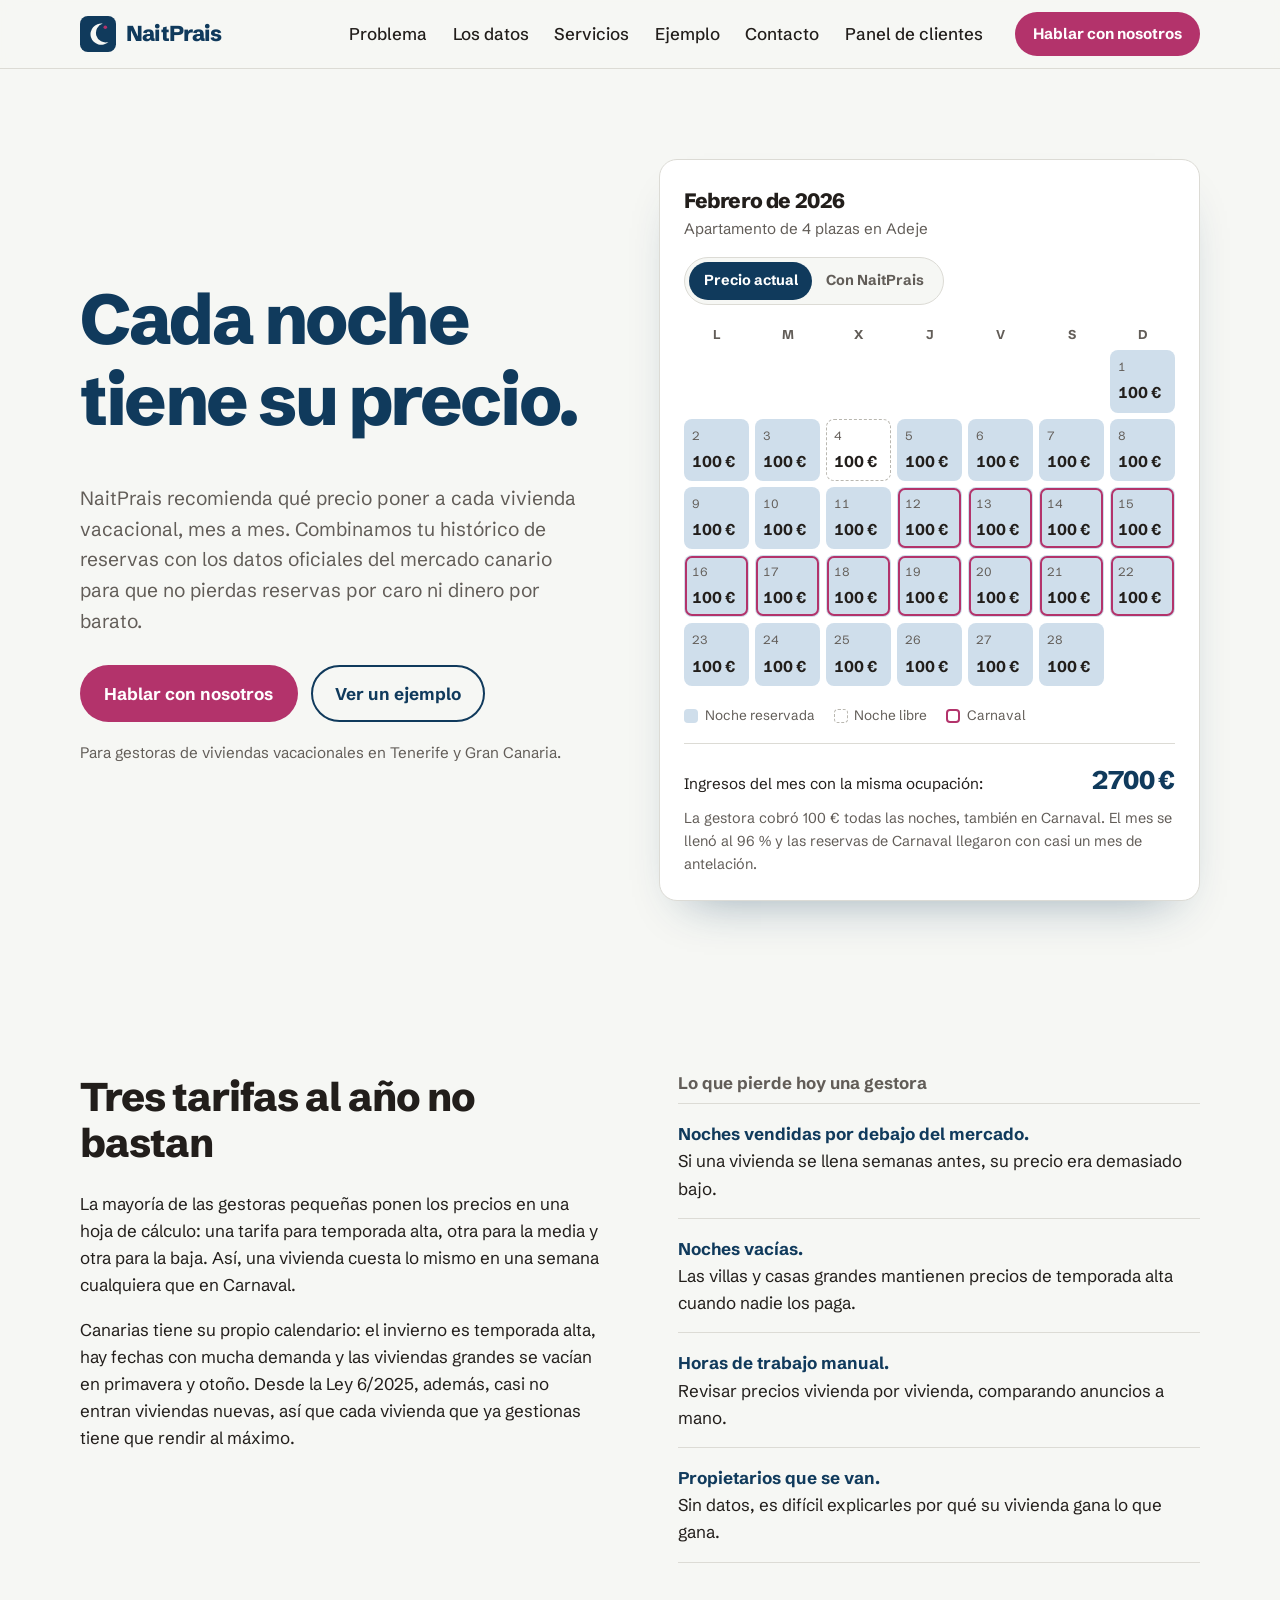
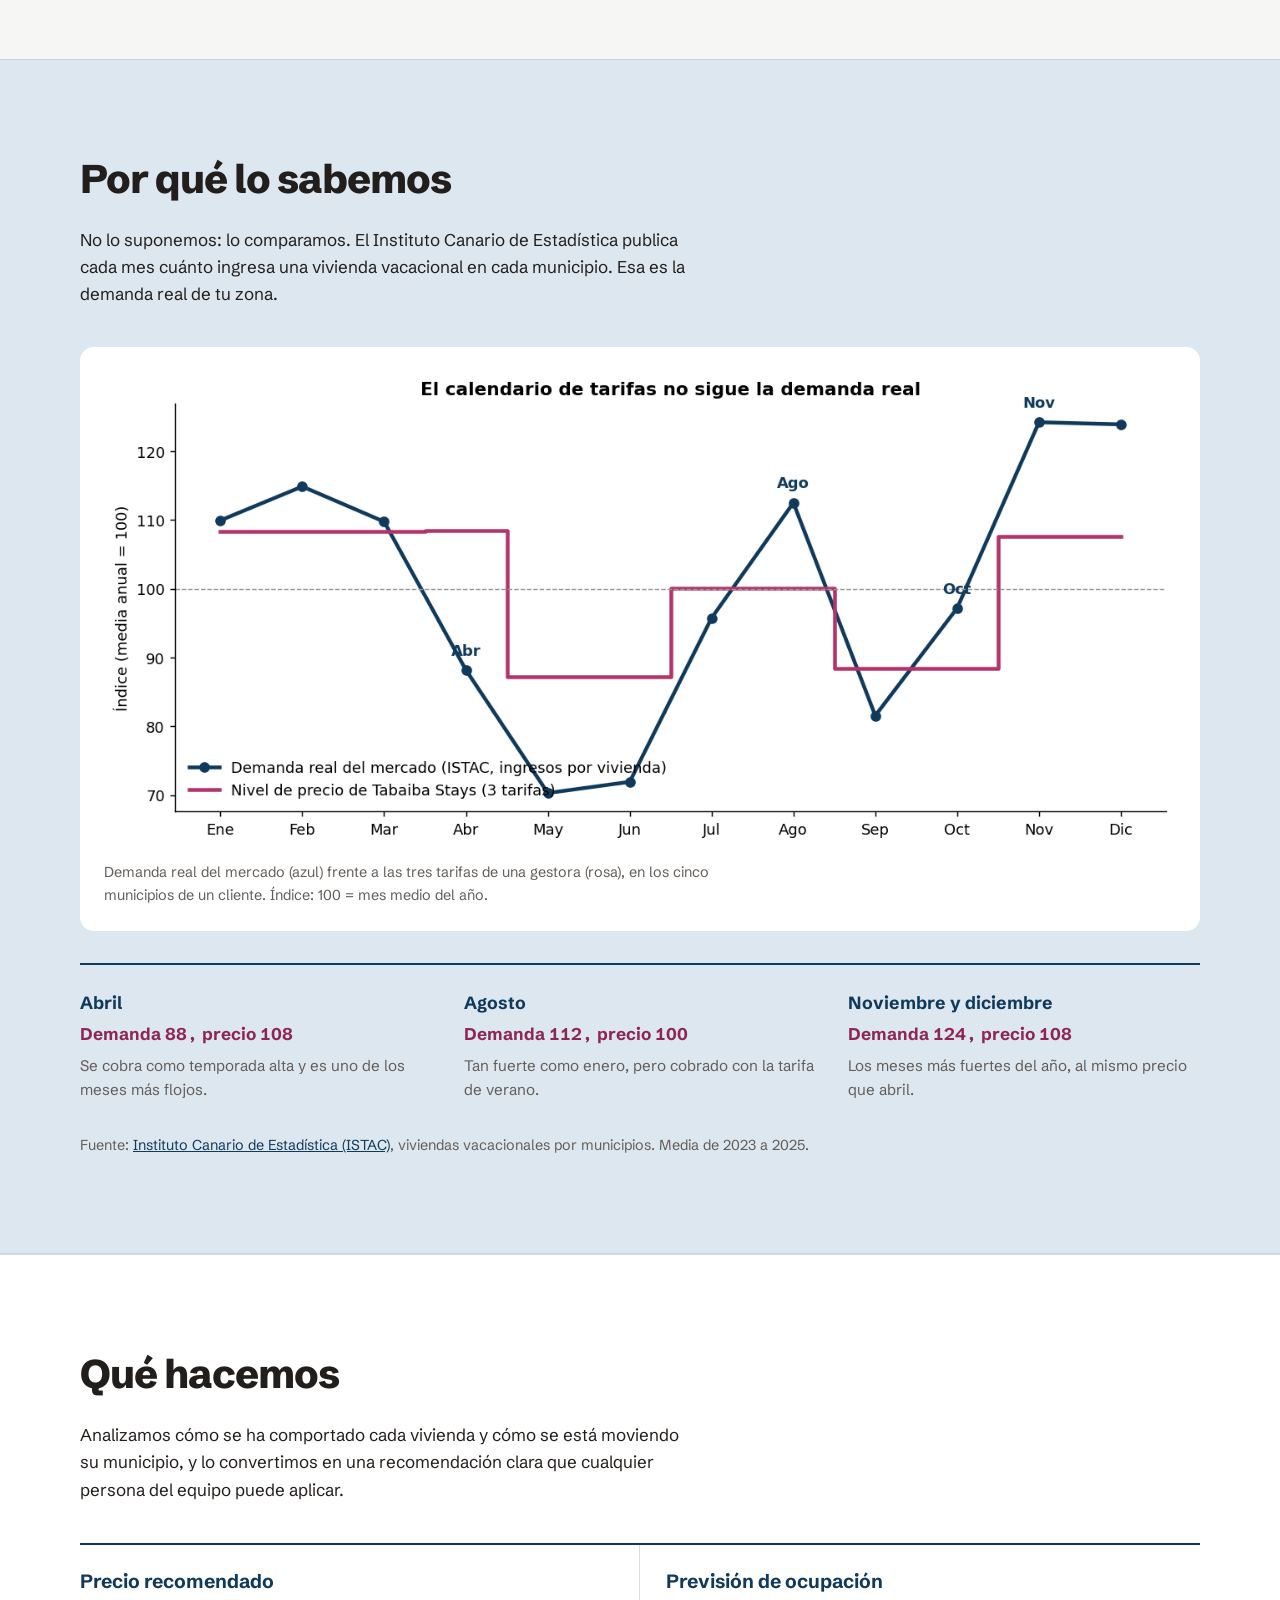
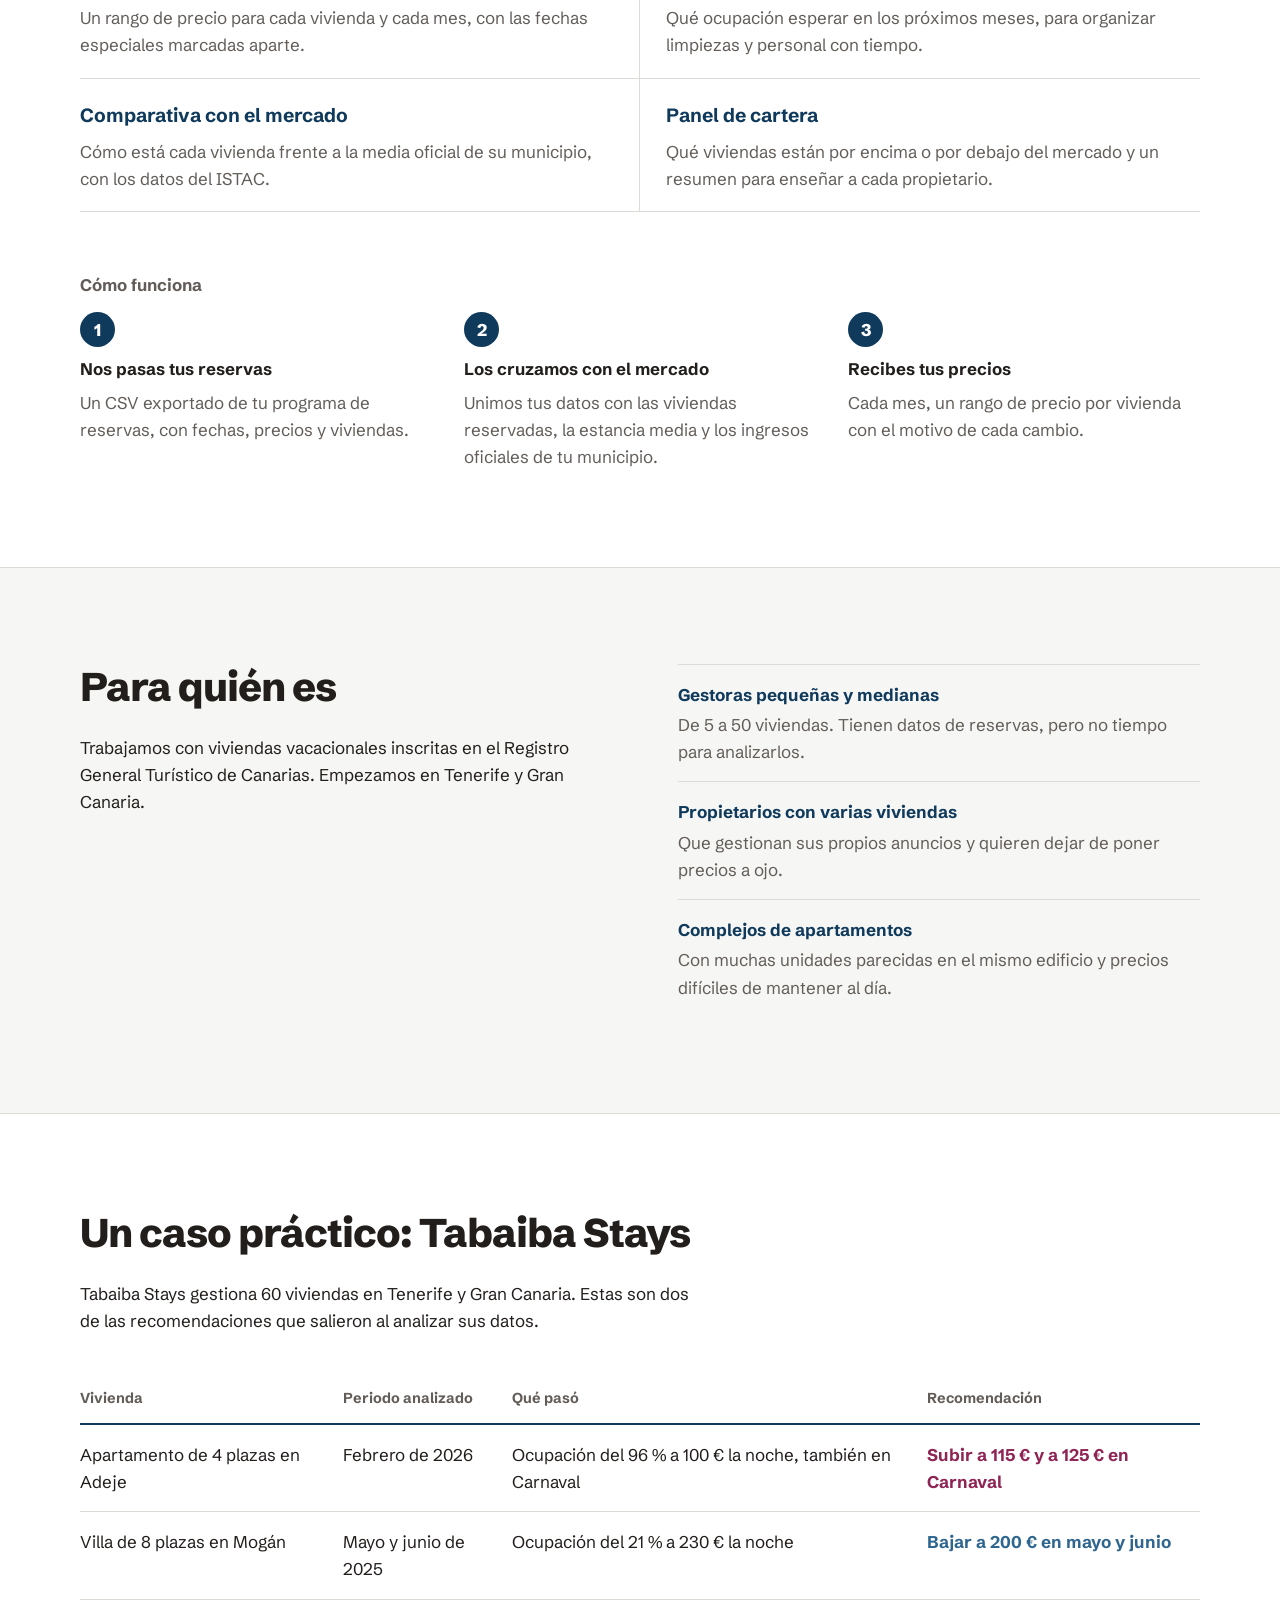
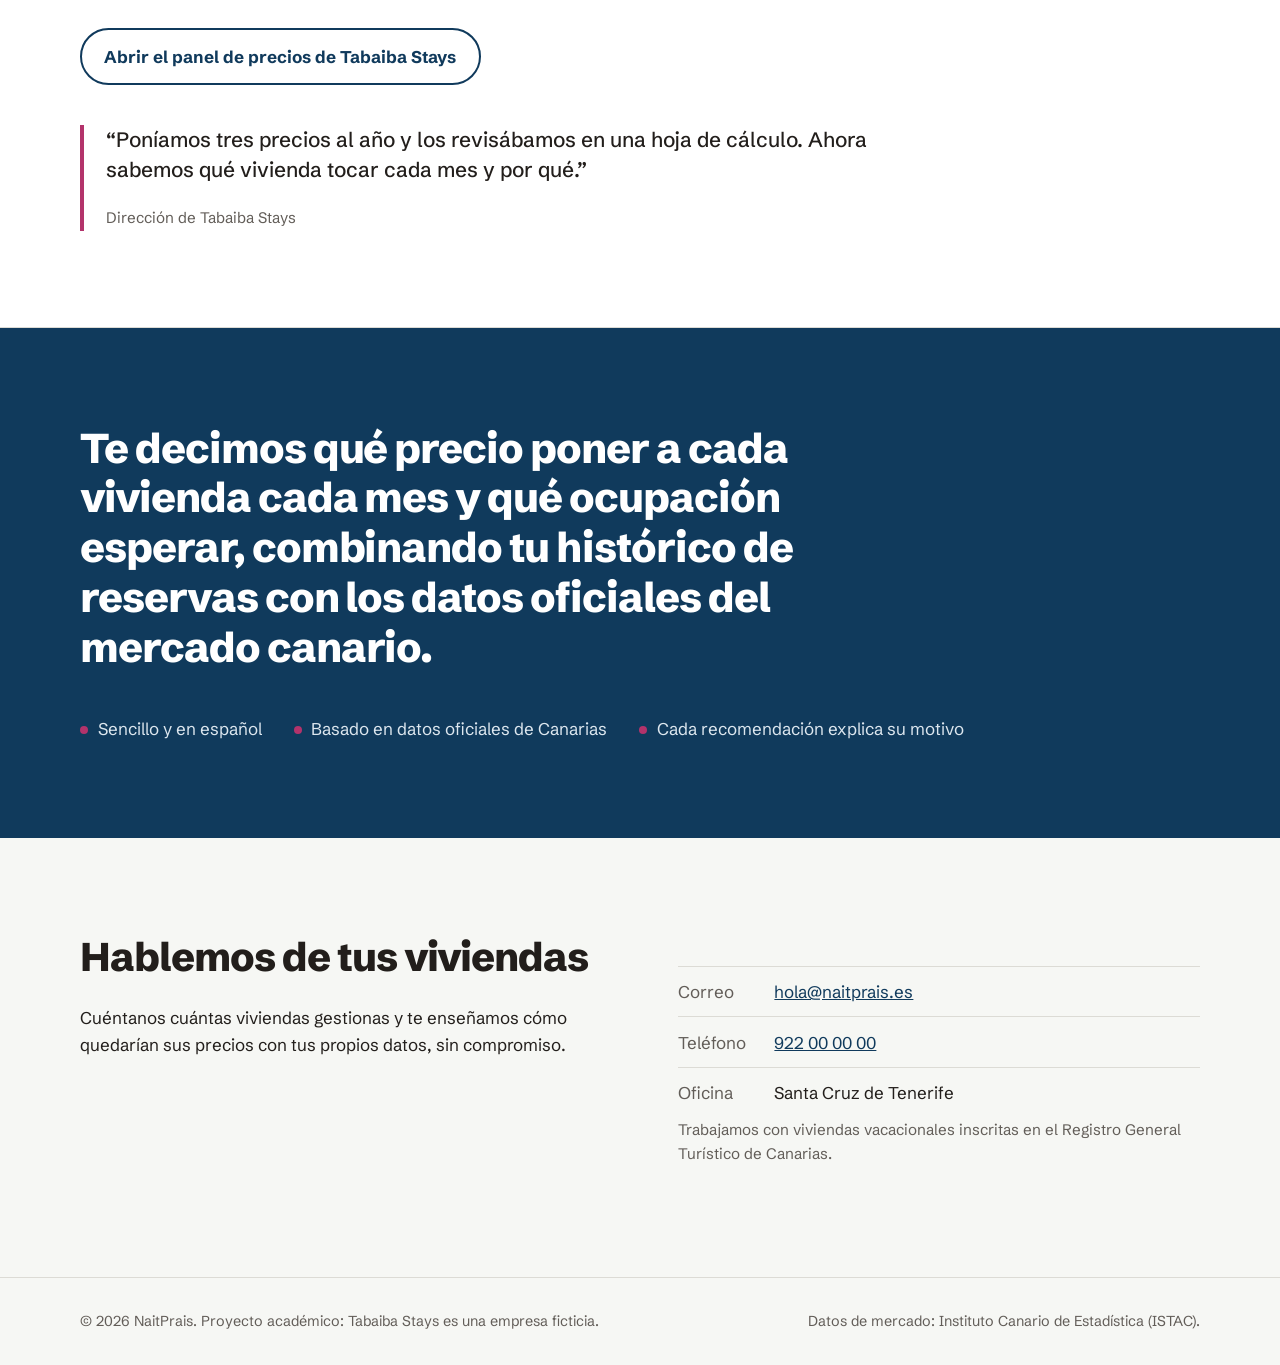
<file: web/index.html>
<!DOCTYPE html>
<html lang="es">
<head>
  <meta charset="UTF-8">
  <meta name="viewport" content="width=device-width, initial-scale=1.0">
  <title>NaitPrais | Precios con datos para viviendas vacacionales en Canarias</title>
  <meta name="description" content="NaitPrais recomienda el precio de cada vivienda vacacional mes a mes, combinando el histórico de reservas con los datos oficiales del ISTAC.">
  <link rel="icon" href="assets/favicon.svg" type="image/svg+xml">
  <link rel="preconnect" href="https://fonts.googleapis.com">
  <link rel="preconnect" href="https://fonts.gstatic.com" crossorigin>
  <link href="https://fonts.googleapis.com/css2?family=Schibsted+Grotesk:wght@400;500;700;800&display=swap" rel="stylesheet">
  <link rel="stylesheet" href="styles.css">
</head>
<body>

  <header class="cabecera">
    <div class="contenedor cabecera__fila">
      <a class="marca" href="#inicio" aria-label="NaitPrais, ir al inicio">
        <img src="assets/logo.svg" alt="" width="36" height="36">
        <span>NaitPrais</span>
      </a>
      <nav class="menu" aria-label="Principal">
        <a href="#problema">Problema</a>
        <a href="#datos">Los datos</a>
        <a href="#servicios">Servicios</a>
        <a href="#ejemplo">Ejemplo</a>
        <a href="#contacto">Contacto</a>
        <a href="panel.html">Panel de clientes</a>
      </nav>
      <a class="boton boton--principal boton--pequeno" href="#contacto">Hablar con nosotros</a>
    </div>
  </header>

  <main id="inicio">

    <!-- Portada -->
    <section class="portada">
      <div class="contenedor portada__rejilla">
        <div class="portada__texto">
          <h1>Cada noche tiene su precio.</h1>
          <p class="entradilla">
            NaitPrais recomienda qué precio poner a cada vivienda vacacional, mes a mes.
            Combinamos tu histórico de reservas con los datos oficiales del mercado canario
            para que no pierdas reservas por caro ni dinero por barato.
          </p>
          <div class="acciones">
            <a class="boton boton--principal" href="#contacto">Hablar con nosotros</a>
            <a class="boton boton--secundario" href="#ejemplo">Ver un ejemplo</a>
          </div>
          <p class="nota">Para gestoras de viviendas vacacionales en Tenerife y Gran Canaria.</p>
        </div>

        <figure class="calendario" aria-labelledby="calendario-titulo">
          <div class="calendario__cabecera">
            <div>
              <p class="calendario__titulo" id="calendario-titulo">Febrero de 2026</p>
              <p class="calendario__sub">Apartamento de 4 plazas en Adeje</p>
            </div>
            <div class="selector" role="group" aria-label="Qué precio mostrar">
              <button type="button" class="selector__opcion" data-modo="actual" aria-pressed="true">Precio actual</button>
              <button type="button" class="selector__opcion" data-modo="naitprais" aria-pressed="false">Con NaitPrais</button>
            </div>
          </div>

          <div class="calendario__semana" aria-hidden="true">
            <span>L</span><span>M</span><span>X</span><span>J</span><span>V</span><span>S</span><span>D</span>
          </div>
          <div class="calendario__dias" id="calendario-dias"></div>

          <figcaption class="calendario__pie">
            <div class="leyenda">
              <span><i class="muestra muestra--ocupada"></i>Noche reservada</span>
              <span><i class="muestra muestra--libre"></i>Noche libre</span>
              <span><i class="muestra muestra--evento"></i>Carnaval</span>
            </div>
            <p class="total">
              Ingresos del mes con la misma ocupación:
              <strong id="calendario-total">2700&nbsp;€</strong>
            </p>
            <p class="calendario__explicacion" id="calendario-explicacion" aria-live="polite">
              La gestora cobró 100&nbsp;€ todas las noches, también en Carnaval.
              El mes se llenó al 96&nbsp;% y las reservas de Carnaval llegaron con casi un mes de antelación.
            </p>
          </figcaption>
        </figure>
      </div>
    </section>

    <!-- Problema -->
    <section class="seccion" id="problema">
      <div class="contenedor dos-columnas">
        <div>
          <h2>Tres tarifas al año no bastan</h2>
          <p>
            La mayoría de las gestoras pequeñas ponen los precios en una hoja de cálculo:
            una tarifa para temporada alta, otra para la media y otra para la baja.
            Así, una vivienda cuesta lo mismo en una semana cualquiera que en Carnaval.
          </p>
          <p>
            Canarias tiene su propio calendario: el invierno es temporada alta, hay fechas
            con mucha demanda y las viviendas grandes se vacían en primavera y otoño.
            Desde la Ley 6/2025, además, casi no entran viviendas nuevas, así que cada
            vivienda que ya gestionas tiene que rendir al máximo.
          </p>
        </div>
        <div>
          <h3 class="subtitulo">Lo que pierde hoy una gestora</h3>
          <ul class="lista-perdidas">
            <li>
              <strong>Noches vendidas por debajo del mercado.</strong>
              Si una vivienda se llena semanas antes, su precio era demasiado bajo.
            </li>
            <li>
              <strong>Noches vacías.</strong>
              Las villas y casas grandes mantienen precios de temporada alta cuando nadie los paga.
            </li>
            <li>
              <strong>Horas de trabajo manual.</strong>
              Revisar precios vivienda por vivienda, comparando anuncios a mano.
            </li>
            <li>
              <strong>Propietarios que se van.</strong>
              Sin datos, es difícil explicarles por qué su vivienda gana lo que gana.
            </li>
          </ul>
        </div>
      </div>
    </section>

    <!-- Por qué lo sabemos -->
    <section class="seccion seccion--datos" id="datos">
      <div class="contenedor">
        <div class="encabezado">
          <h2>Por qué lo sabemos</h2>
          <p>
            No lo suponemos: lo comparamos. El Instituto Canario de Estadística publica cada mes
            cuánto ingresa una vivienda vacacional en cada municipio. Esa es la demanda real de tu zona.
          </p>
        </div>

        <figure class="evidencia">
          <img src="assets/demanda-mercado.png"
               alt="Gráfico que compara la demanda real del mercado según el ISTAC con el nivel de precio de una gestora que usa tres tarifas al año: en abril el precio va muy por encima de la demanda, y en noviembre y diciembre muy por debajo."
               width="1284" height="571">
          <figcaption>
            Demanda real del mercado (azul) frente a las tres tarifas de una gestora (rosa),
            en los cinco municipios de un cliente. Índice: 100 = mes medio del año.
          </figcaption>
        </figure>

        <div class="desfases">
          <div class="desfase">
            <p class="desfase__mes">Abril</p>
            <p class="desfase__dato">Demanda 88, precio 108</p>
            <p class="desfase__texto">Se cobra como temporada alta y es uno de los meses más flojos.</p>
          </div>
          <div class="desfase">
            <p class="desfase__mes">Agosto</p>
            <p class="desfase__dato">Demanda 112, precio 100</p>
            <p class="desfase__texto">Tan fuerte como enero, pero cobrado con la tarifa de verano.</p>
          </div>
          <div class="desfase">
            <p class="desfase__mes">Noviembre y diciembre</p>
            <p class="desfase__dato">Demanda 124, precio 108</p>
            <p class="desfase__texto">Los meses más fuertes del año, al mismo precio que abril.</p>
          </div>
        </div>

        <p class="fuente">
          Fuente: <a href="https://datos.canarias.es/catalogos/estadisticas/dataset/urn-siemac-org-siemac-metamac-infomodel-statisticalresources-dataset-istac-c00065a_000061" rel="noopener">Instituto Canario de Estadística (ISTAC)</a>,
          viviendas vacacionales por municipios. Media de 2023 a 2025.
        </p>
      </div>
    </section>

    <!-- Qué hacemos y servicios -->
    <section class="seccion seccion--clara" id="servicios">
      <div class="contenedor">
        <div class="encabezado">
          <h2>Qué hacemos</h2>
          <p>
            Analizamos cómo se ha comportado cada vivienda y cómo se está moviendo su municipio,
            y lo convertimos en una recomendación clara que cualquier persona del equipo puede aplicar.
          </p>
        </div>
        <div class="servicios">
          <article class="servicio">
            <h3>Precio recomendado</h3>
            <p>Un rango de precio para cada vivienda y cada mes, con las fechas especiales marcadas aparte.</p>
          </article>
          <article class="servicio">
            <h3>Previsión de ocupación</h3>
            <p>Qué ocupación esperar en los próximos meses, para organizar limpiezas y personal con tiempo.</p>
          </article>
          <article class="servicio">
            <h3>Comparativa con el mercado</h3>
            <p>Cómo está cada vivienda frente a la media oficial de su municipio, con los datos del ISTAC.</p>
          </article>
          <article class="servicio">
            <h3>Panel de cartera</h3>
            <p>Qué viviendas están por encima o por debajo del mercado y un resumen para enseñar a cada propietario.</p>
          </article>
        </div>

        <h3 class="subtitulo subtitulo--espacio">Cómo funciona</h3>
        <ol class="pasos">
          <li>
            <span class="pasos__numero" aria-hidden="true">1</span>
            <h4>Nos pasas tus reservas</h4>
            <p>Un CSV exportado de tu programa de reservas, con fechas, precios y viviendas.</p>
          </li>
          <li>
            <span class="pasos__numero" aria-hidden="true">2</span>
            <h4>Los cruzamos con el mercado</h4>
            <p>Unimos tus datos con las viviendas reservadas, la estancia media y los ingresos oficiales de tu municipio.</p>
          </li>
          <li>
            <span class="pasos__numero" aria-hidden="true">3</span>
            <h4>Recibes tus precios</h4>
            <p>Cada mes, un rango de precio por vivienda con el motivo de cada cambio.</p>
          </li>
        </ol>
      </div>
    </section>

    <!-- Clientes -->
    <section class="seccion" id="clientes">
      <div class="contenedor dos-columnas">
        <div>
          <h2>Para quién es</h2>
          <p>
            Trabajamos con viviendas vacacionales inscritas en el Registro General Turístico de Canarias.
            Empezamos en Tenerife y Gran Canaria.
          </p>
        </div>
        <dl class="clientes">
          <div>
            <dt>Gestoras pequeñas y medianas</dt>
            <dd>De 5 a 50 viviendas. Tienen datos de reservas, pero no tiempo para analizarlos.</dd>
          </div>
          <div>
            <dt>Propietarios con varias viviendas</dt>
            <dd>Que gestionan sus propios anuncios y quieren dejar de poner precios a ojo.</dd>
          </div>
          <div>
            <dt>Complejos de apartamentos</dt>
            <dd>Con muchas unidades parecidas en el mismo edificio y precios difíciles de mantener al día.</dd>
          </div>
        </dl>
      </div>
    </section>

    <!-- Ejemplo de solución -->
    <section class="seccion seccion--clara" id="ejemplo">
      <div class="contenedor">
        <div class="encabezado">
          <h2>Un caso práctico: Tabaiba Stays</h2>
          <p>
            Tabaiba Stays gestiona 60 viviendas en Tenerife y Gran Canaria.
            Estas son dos de las recomendaciones que salieron al analizar sus datos.
          </p>
        </div>

        <div class="tabla-contenedor">
          <table class="tabla">
            <caption class="sr-only">Recomendaciones para dos viviendas de Tabaiba Stays</caption>
            <thead>
              <tr>
                <th scope="col">Vivienda</th>
                <th scope="col">Periodo analizado</th>
                <th scope="col">Qué pasó</th>
                <th scope="col">Recomendación</th>
              </tr>
            </thead>
            <tbody>
              <tr>
                <td>Apartamento de 4 plazas en Adeje</td>
                <td>Febrero de 2026</td>
                <td>Ocupación del 96&nbsp;% a 100&nbsp;€ la noche, también en Carnaval</td>
                <td class="sube">Subir a 115&nbsp;€ y a 125&nbsp;€ en Carnaval</td>
              </tr>
              <tr>
                <td>Villa de 8 plazas en Mogán</td>
                <td>Mayo y junio de 2025</td>
                <td>Ocupación del 21&nbsp;% a 230&nbsp;€ la noche</td>
                <td class="baja">Bajar a 200&nbsp;€ en mayo y junio</td>
              </tr>
            </tbody>
          </table>
        </div>

        <p class="enlace-panel">
          <a class="boton boton--secundario" href="panel.html">Abrir el panel de precios de Tabaiba Stays</a>
        </p>

        <blockquote class="cita">
          <p>“Poníamos tres precios al año y los revisábamos en una hoja de cálculo. Ahora sabemos qué vivienda tocar cada mes y por qué.”</p>
          <footer>Dirección de Tabaiba Stays</footer>
        </blockquote>
      </div>
    </section>

    <!-- Propuesta de valor -->
    <section class="valor">
      <div class="contenedor">
        <p class="valor__texto">
          Te decimos qué precio poner a cada vivienda cada mes y qué ocupación esperar,
          combinando tu histórico de reservas con los datos oficiales del mercado canario.
        </p>
        <ul class="valor__puntos">
          <li>Sencillo y en español</li>
          <li>Basado en datos oficiales de Canarias</li>
          <li>Cada recomendación explica su motivo</li>
        </ul>
      </div>
    </section>

    <!-- Contacto -->
    <section class="seccion" id="contacto">
      <div class="contenedor dos-columnas">
        <div>
          <h2>Hablemos de tus viviendas</h2>
          <p>
            Cuéntanos cuántas viviendas gestionas y te enseñamos cómo quedarían sus precios
            con tus propios datos, sin compromiso.
          </p>
        </div>
        <div>
          <ul class="datos-contacto">
            <li><span>Correo</span><a href="mailto:hola@naitprais.es">hola@naitprais.es</a></li>
            <li><span>Teléfono</span><a href="tel:+34922000000">922 00 00 00</a></li>
            <li><span>Oficina</span>Santa Cruz de Tenerife</li>
          </ul>
          <p class="nota">Trabajamos con viviendas vacacionales inscritas en el Registro General Turístico de Canarias.</p>
        </div>
      </div>
    </section>
  </main>

  <footer class="pie">
    <div class="contenedor pie__fila">
      <p>© 2026 NaitPrais. Proyecto académico: Tabaiba Stays es una empresa ficticia.</p>
      <p>Datos de mercado: Instituto Canario de Estadística (ISTAC).</p>
    </div>
  </footer>

  <script src="app.js"></script>
</body>
</html>
</file>
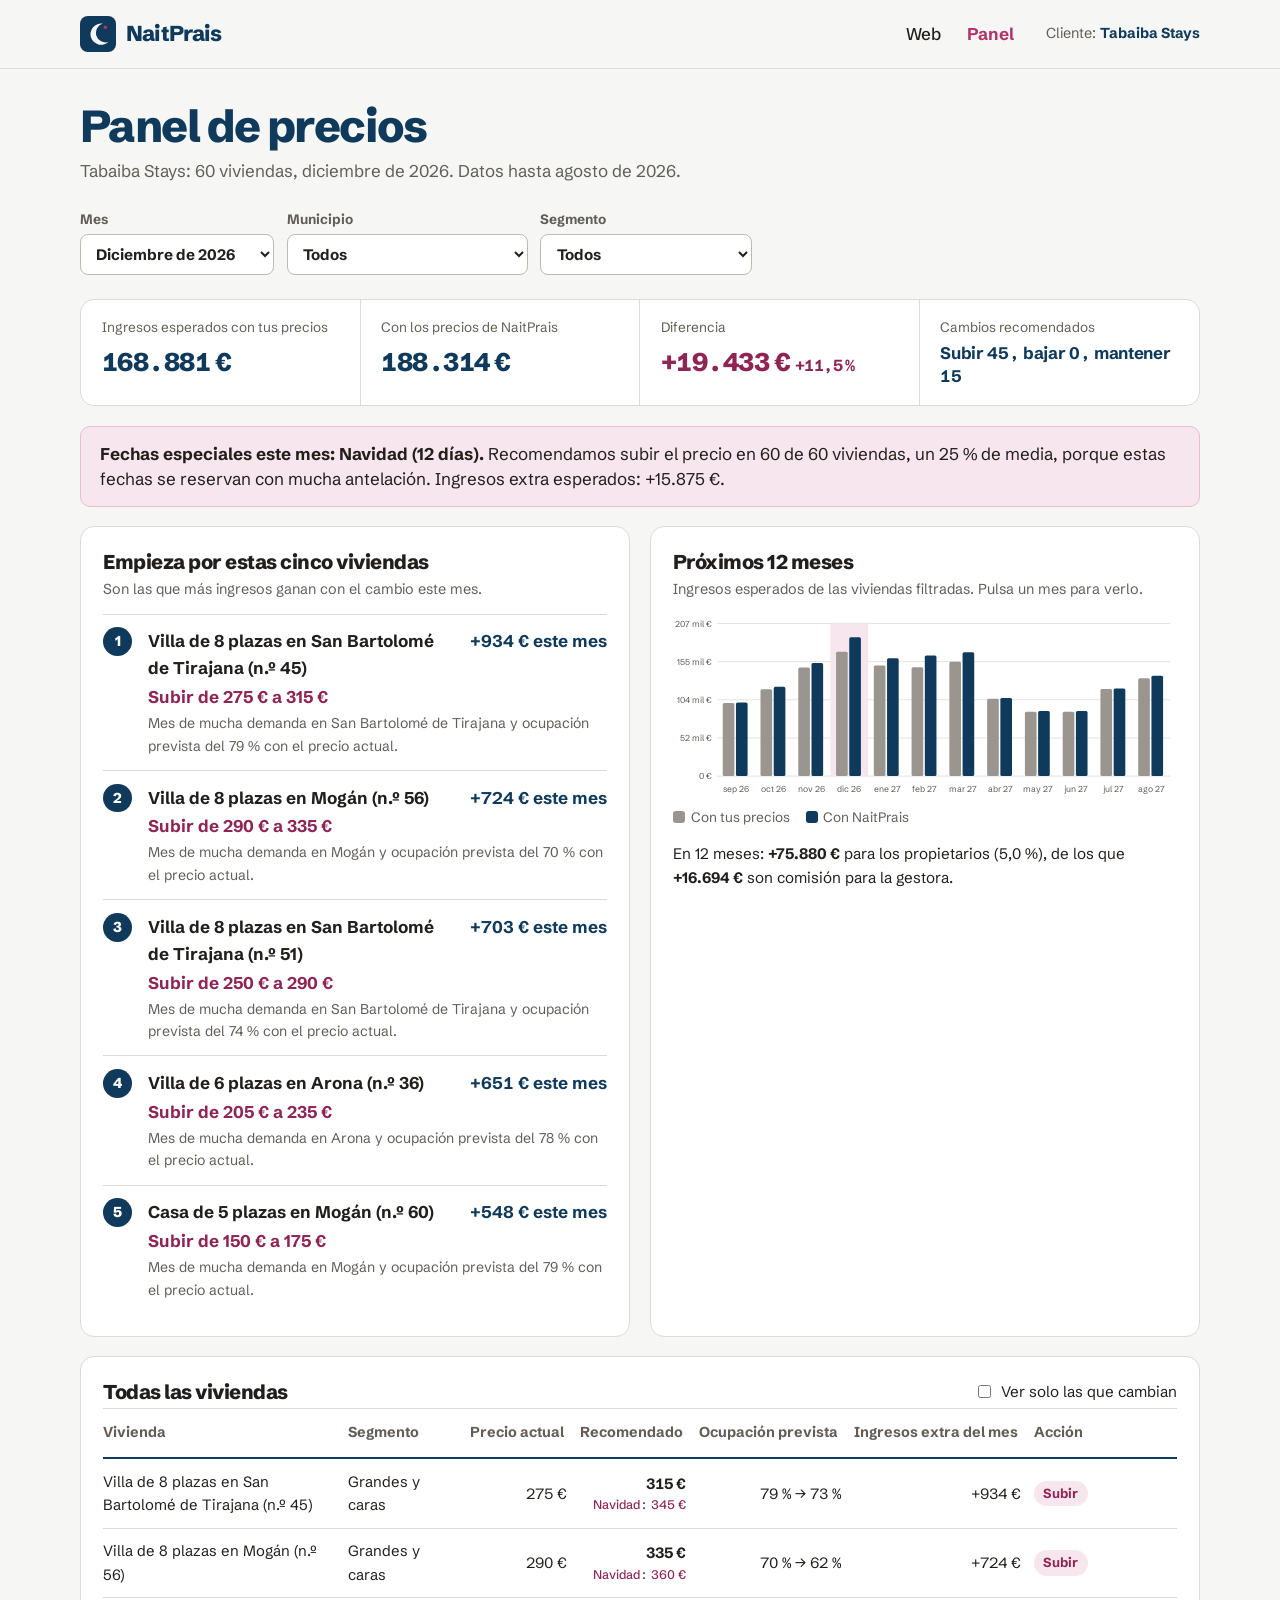
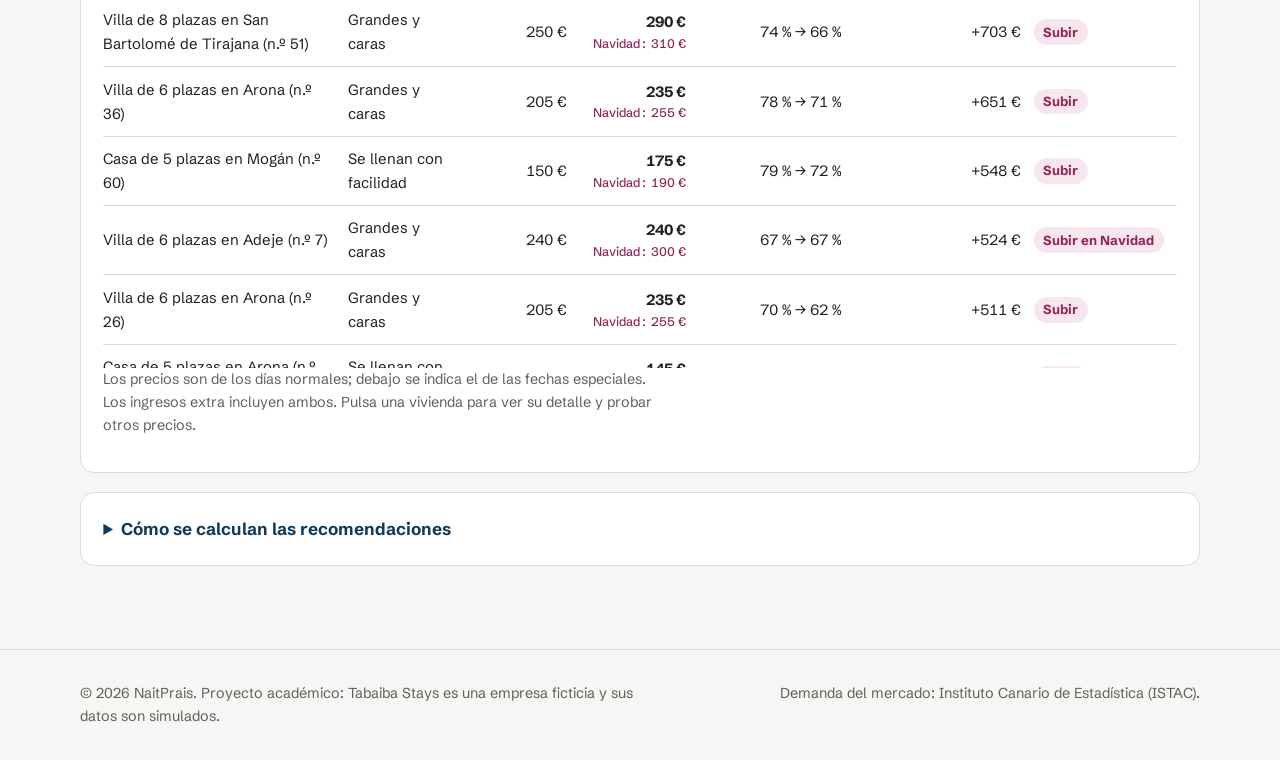
<file: web/panel.html>
<!DOCTYPE html>
<html lang="es">
<head>
  <meta charset="UTF-8">
  <meta name="viewport" content="width=device-width, initial-scale=1.0">
  <title>Panel de precios | NaitPrais</title>
  <meta name="description" content="Panel de precios recomendados de NaitPrais para Tabaiba Stays.">
  <link rel="icon" href="assets/favicon.svg" type="image/svg+xml">
  <link rel="preconnect" href="https://fonts.googleapis.com">
  <link rel="preconnect" href="https://fonts.gstatic.com" crossorigin>
  <link href="https://fonts.googleapis.com/css2?family=Schibsted+Grotesk:wght@400;500;700;800&display=swap" rel="stylesheet">
  <link rel="stylesheet" href="styles.css">
</head>
<body class="pagina-panel">

  <header class="cabecera">
    <div class="contenedor cabecera__fila">
      <a class="marca" href="index.html" aria-label="NaitPrais, ir a la web">
        <img src="assets/logo.svg" alt="" width="36" height="36">
        <span>NaitPrais</span>
      </a>
      <nav class="menu" aria-label="Principal">
        <a href="index.html">Web</a>
        <a href="panel.html" aria-current="page">Panel</a>
      </nav>
      <span class="cliente-activo">Cliente: <strong>Tabaiba Stays</strong></span>
    </div>
  </header>

  <main class="contenedor panel">

    <section class="panel__intro">
      <div>
        <h1 class="panel__titulo">Panel de precios</h1>
        <p class="panel__sub" id="panel-sub">Cargando recomendaciones…</p>
      </div>
      <div class="filtros" role="group" aria-label="Filtros">
        <label>Mes
          <select id="filtro-mes"></select>
        </label>
        <label>Municipio
          <select id="filtro-municipio"><option value="">Todos</option></select>
        </label>
        <label>Segmento
          <select id="filtro-segmento"><option value="">Todos</option></select>
        </label>
      </div>
    </section>

    <p class="aviso-error" id="aviso-error" hidden>
      No se han podido cargar las recomendaciones. Comprueba que el archivo
      <code>assets/recomendaciones.json</code> existe y abre la página desde un servidor
      (<code>python -m http.server</code>), no con doble clic.
    </p>

    <!-- Resumen del mes -->
    <section class="cifras" aria-label="Resumen del mes">
      <div class="cifra">
        <span class="cifra__etiqueta">Ingresos esperados con tus precios</span>
        <span class="cifra__valor" id="cifra-actual">–</span>
      </div>
      <div class="cifra">
        <span class="cifra__etiqueta">Con los precios de NaitPrais</span>
        <span class="cifra__valor" id="cifra-recomendado">–</span>
      </div>
      <div class="cifra cifra--destacada">
        <span class="cifra__etiqueta">Diferencia</span>
        <span class="cifra__valor" id="cifra-diferencia">–</span>
      </div>
      <div class="cifra">
        <span class="cifra__etiqueta">Cambios recomendados</span>
        <span class="cifra__valor cifra__valor--texto" id="cifra-cambios">–</span>
      </div>
    </section>

    <div class="aviso-evento" id="aviso-evento" hidden></div>

    <div class="panel__columnas">
      <!-- Prioridades -->
      <section class="bloque">
        <h2 class="bloque__titulo">Empieza por estas cinco viviendas</h2>
        <p class="bloque__nota">Son las que más ingresos ganan con el cambio este mes.</p>
        <ol class="prioridades" id="prioridades"></ol>
      </section>

      <!-- Año completo -->
      <section class="bloque">
        <h2 class="bloque__titulo">Próximos 12 meses</h2>
        <p class="bloque__nota">Ingresos esperados de las viviendas filtradas. Pulsa un mes para verlo.</p>
        <div id="grafico-anual" class="grafico"></div>
        <p class="total-anual" id="total-anual"></p>
      </section>
    </div>

    <!-- Tabla -->
    <section class="bloque">
      <div class="bloque__cabecera">
        <h2 class="bloque__titulo">Todas las viviendas</h2>
        <label class="casilla">
          <input type="checkbox" id="solo-cambios"> Ver solo las que cambian
        </label>
      </div>
      <div class="tabla-contenedor tabla-contenedor--alta">
        <table class="tabla tabla--panel">
          <thead>
            <tr>
              <th scope="col">Vivienda</th>
              <th scope="col">Segmento</th>
              <th scope="col" class="num">Precio actual</th>
              <th scope="col" class="num">Recomendado</th>
              <th scope="col" class="num">Ocupación prevista</th>
              <th scope="col" class="num">Ingresos extra del mes</th>
              <th scope="col">Acción</th>
            </tr>
          </thead>
          <tbody id="tabla-cuerpo"></tbody>
        </table>
      </div>
      <p class="bloque__nota">Los precios son de los días normales; debajo se indica el de las fechas especiales. Los ingresos extra incluyen ambos. Pulsa una vivienda para ver su detalle y probar otros precios.</p>
    </section>

    <!-- Detalle de una vivienda -->
    <section class="bloque detalle" id="detalle" hidden tabindex="-1">
      <div class="bloque__cabecera">
        <div>
          <h2 class="bloque__titulo" id="detalle-titulo"></h2>
          <p class="bloque__nota" id="detalle-datos"></p>
        </div>
        <button type="button" class="boton boton--secundario boton--pequeno" id="detalle-cerrar">Cerrar detalle</button>
      </div>

      <div class="panel__columnas">
        <div>
          <h3 class="subtitulo">Precio actual y recomendado, mes a mes</h3>
          <div id="grafico-vivienda" class="grafico"></div>
          <p class="bloque__nota" id="detalle-motivo"></p>
        </div>

        <div class="simulador">
          <h3 class="subtitulo" id="simulador-titulo">Simulador</h3>
          <label class="simulador__control">
            <span>Precio por noche: <strong id="sim-precio">–</strong></span>
            <input type="range" id="sim-rango" min="0" max="100" step="5">
          </label>
          <dl class="simulador__resultados">
            <div><dt>Ocupación esperada</dt><dd id="sim-ocupacion">–</dd></div>
            <div><dt>Noches ocupadas</dt><dd id="sim-noches">–</dd></div>
            <div><dt>Ingresos esperados</dt><dd id="sim-ingresos">–</dd></div>
            <div><dt>Frente a tu precio actual</dt><dd id="sim-diferencia">–</dd></div>
          </dl>
          <div class="simulador__botones">
            <button type="button" class="boton boton--secundario boton--pequeno" id="sim-actual">Precio actual</button>
            <button type="button" class="boton boton--principal boton--pequeno" id="sim-recomendado">Precio recomendado</button>
          </div>
          <p class="bloque__nota">El simulador usa el mismo modelo que las recomendaciones (días normales del mes elegido).</p>
        </div>
      </div>
    </section>

    <!-- Cómo se calcula -->
    <details class="bloque explicacion">
      <summary>Cómo se calculan las recomendaciones</summary>
      <div class="explicacion__texto">
        <p>
          Un modelo de regresión logística estima la probabilidad de que cada noche esté ocupada según el precio,
          la demanda real del municipio en ese mes (datos del ISTAC), si es una fecha especial y las características
          de la vivienda. Para cada vivienda y mes probamos precios entre un 15&nbsp;% menos y un 15&nbsp;% más que el actual
          (hasta un 25&nbsp;% más en fechas especiales) y elegimos el que deja más ingresos.
        </p>
        <p id="explicacion-modelo"></p>
        <p>
          El histórico casi no tiene cambios de precio, así que el efecto del precio se mide con poca precisión.
          Por prudencia usamos un efecto más fuerte que el estimado. Esta tabla muestra cuánto cambiaría el resultado
          en los próximos 12 meses con otros valores:
        </p>
        <div class="tabla-contenedor">
          <table class="tabla tabla--compacta">
            <thead>
              <tr>
                <th scope="col">Efecto del precio</th>
                <th scope="col" class="num">Mejora de ingresos</th>
                <th scope="col" class="num">Subir</th>
                <th scope="col" class="num">Mantener</th>
                <th scope="col" class="num">Bajar</th>
              </tr>
            </thead>
            <tbody id="tabla-sensibilidad"></tbody>
          </table>
        </div>
        <p>Recomendamos aplicar los cambios de forma gradual y revisar cada mes cómo responden las reservas.</p>
      </div>
    </details>
  </main>

  <footer class="pie">
    <div class="contenedor pie__fila">
      <p>© 2026 NaitPrais. Proyecto académico: Tabaiba Stays es una empresa ficticia y sus datos son simulados.</p>
      <p>Demanda del mercado: Instituto Canario de Estadística (ISTAC).</p>
    </div>
  </footer>

  <script src="panel.js"></script>
</body>
</html>
</file>
<file: web/styles.css>
/* =============================================================
   NaitPrais - estilos
   Colores inspirados en Canarias: cal de las fachadas, picón
   volcánico, el Atlántico de noche y la buganvilla.
   ============================================================= */

:root {
  --cal: #f6f7f4;          /* fondo */
  --blanco: #ffffff;
  --picon: #221e1b;        /* texto */
  --ceniza: #625d58;       /* texto secundario */
  --linea: #dcdbd5;
  --atlantico: #103a5c;    /* color principal */
  --atlantico-medio: #2f6690;
  --bruma: #dde7ef;
  --reservada: #cfdeeb;   /* noches reservadas en el calendario */
  --buganvilla: #b3336b;   /* acento y botones */
  --buganvilla-oscura: #8f2555;

  --fuente: "Schibsted Grotesk", system-ui, -apple-system, "Segoe UI", Roboto, sans-serif;
  --ancho: 1120px;
  --radio: 10px;
}

*,
*::before,
*::after {
  box-sizing: border-box;
}

html {
  scroll-behavior: smooth;
}

body {
  margin: 0;
  background: var(--cal);
  color: var(--picon);
  font-family: var(--fuente);
  font-size: 1.0625rem;
  line-height: 1.6;
  -webkit-font-smoothing: antialiased;
}

img {
  max-width: 100%;
  display: block;
}

a {
  color: var(--atlantico);
}

h1, h2, h3, h4 {
  line-height: 1.15;
  margin: 0 0 0.6em;
}

h1 {
  font-size: clamp(2.6rem, 6vw, 4.4rem);
  font-weight: 800;
  letter-spacing: -0.035em;
  color: var(--atlantico);
}

h2 {
  font-size: clamp(1.8rem, 3.4vw, 2.5rem);
  font-weight: 800;
  letter-spacing: -0.025em;
}

h3 {
  font-size: 1.2rem;
  font-weight: 700;
}

h4 {
  font-size: 1.05rem;
  font-weight: 700;
}

p {
  margin: 0 0 1em;
  max-width: 62ch;
}

:focus-visible {
  outline: 3px solid var(--buganvilla);
  outline-offset: 3px;
  border-radius: 4px;
}

.sr-only {
  position: absolute;
  width: 1px;
  height: 1px;
  overflow: hidden;
  clip: rect(0 0 0 0);
  white-space: nowrap;
}

.contenedor {
  width: min(100% - 2.5rem, var(--ancho));
  margin-inline: auto;
}

/* ---------- Botones ---------- */
.boton {
  display: inline-flex;
  align-items: center;
  justify-content: center;
  padding: 0.8rem 1.4rem;
  border-radius: 999px;
  border: 2px solid transparent;
  font: inherit;
  font-weight: 700;
  text-decoration: none;
  cursor: pointer;
  transition: background-color 0.15s ease, color 0.15s ease;
}

.boton--principal {
  background: var(--buganvilla);
  color: var(--blanco);
}

.boton--principal:hover {
  background: var(--buganvilla-oscura);
}

.boton--secundario {
  border-color: var(--atlantico);
  color: var(--atlantico);
}

.boton--secundario:hover {
  background: var(--atlantico);
  color: var(--blanco);
}

.boton--pequeno {
  padding: 0.5rem 1rem;
  font-size: 0.95rem;
  white-space: nowrap;
}

/* ---------- Cabecera ---------- */
.cabecera {
  position: sticky;
  top: 0;
  z-index: 10;
  background: rgba(246, 247, 244, 0.92);
  backdrop-filter: blur(8px);
  border-bottom: 1px solid var(--linea);
}

.cabecera__fila {
  display: flex;
  align-items: center;
  gap: 2rem;
  min-height: 68px;
}

.marca {
  display: flex;
  align-items: center;
  gap: 0.6rem;
  font-size: 1.35rem;
  font-weight: 800;
  letter-spacing: -0.03em;
  color: var(--atlantico);
  text-decoration: none;
}

.menu {
  display: flex;
  gap: 1.6rem;
  margin-left: auto;
}

.menu a {
  color: var(--picon);
  text-decoration: none;
  font-weight: 500;
}

.menu a:hover {
  color: var(--buganvilla);
}

/* ---------- Portada ---------- */
.portada {
  padding: clamp(3rem, 7vw, 6rem) 0 clamp(3rem, 6vw, 5rem);
}

.portada__rejilla {
  display: grid;
  grid-template-columns: 1fr 1.05fr;
  gap: clamp(2rem, 5vw, 4.5rem);
  align-items: center;
}

.entradilla {
  font-size: 1.2rem;
  color: var(--ceniza);
}

.acciones {
  display: flex;
  flex-wrap: wrap;
  gap: 0.8rem;
  margin: 1.8rem 0 1.2rem;
}

.nota {
  font-size: 0.95rem;
  color: var(--ceniza);
}

/* ---------- Calendario (elemento principal de la portada) ---------- */
.calendario {
  margin: 0;
  padding: 1.5rem;
  background: var(--blanco);
  border: 1px solid var(--linea);
  border-radius: 18px;
  box-shadow: 0 24px 48px -28px rgba(16, 58, 92, 0.45);
}

.calendario__cabecera {
  display: flex;
  flex-wrap: wrap;
  justify-content: space-between;
  align-items: flex-start;
  gap: 1rem;
  margin-bottom: 1.2rem;
}

.calendario__titulo {
  margin: 0;
  font-size: 1.3rem;
  font-weight: 800;
  letter-spacing: -0.02em;
}

.calendario__sub {
  margin: 0;
  color: var(--ceniza);
  font-size: 0.95rem;
}

.selector {
  display: inline-flex;
  padding: 4px;
  background: var(--cal);
  border: 1px solid var(--linea);
  border-radius: 999px;
}

.selector__opcion {
  padding: 0.45rem 0.9rem;
  border: 0;
  border-radius: 999px;
  background: transparent;
  color: var(--ceniza);
  font: inherit;
  font-size: 0.9rem;
  font-weight: 700;
  cursor: pointer;
}

.selector__opcion[aria-pressed="true"] {
  background: var(--atlantico);
  color: var(--blanco);
}

.calendario__semana,
.calendario__dias {
  display: grid;
  grid-template-columns: repeat(7, 1fr);
  gap: 6px;
}

.calendario__semana {
  margin-bottom: 6px;
  font-size: 0.8rem;
  font-weight: 700;
  color: var(--ceniza);
  text-align: center;
}

.dia {
  position: relative;
  min-height: 58px;
  padding: 6px 7px;
  border-radius: 8px;
  background: var(--blanco);
  border: 1px dashed #b9b7b0;
  font-variant-numeric: tabular-nums;
  transition: background-color 0.25s ease;
}

.dia--vacio {
  background: transparent;
  border-color: transparent;
}

.dia__numero {
  display: block;
  font-size: 0.75rem;
  color: var(--ceniza);
}

.dia__precio {
  display: block;
  margin-top: 4px;
  font-size: 0.98rem;
  font-weight: 700;
}

.dia--ocupada {
  background: var(--reservada);
  border: 1px solid transparent;
}

.dia--evento {
  box-shadow: inset 0 0 0 2px var(--buganvilla);
}

.dia--cambio .dia__precio {
  color: var(--buganvilla-oscura);
}

.calendario__pie {
  margin-top: 1.2rem;
}

.leyenda {
  display: flex;
  flex-wrap: wrap;
  gap: 1.2rem;
  font-size: 0.85rem;
  color: var(--ceniza);
}

.leyenda span {
  display: inline-flex;
  align-items: center;
  gap: 0.4rem;
}

.muestra {
  display: inline-block;
  width: 14px;
  height: 14px;
  border-radius: 4px;
}

.muestra--ocupada {
  background: var(--reservada);
}

.muestra--libre {
  background: var(--blanco);
  border: 1px dashed #b9b7b0;
}

.muestra--evento {
  box-shadow: inset 0 0 0 2px var(--buganvilla);
}

.total {
  display: flex;
  flex-wrap: wrap;
  justify-content: space-between;
  align-items: baseline;
  gap: 0.5rem;
  max-width: none;
  margin: 1rem 0 0.4rem;
  padding-top: 1rem;
  border-top: 1px solid var(--linea);
  font-size: 0.95rem;
}

.total strong {
  font-size: 1.6rem;
  font-weight: 800;
  letter-spacing: -0.02em;
  color: var(--atlantico);
  font-variant-numeric: tabular-nums;
}

.calendario__explicacion {
  margin: 0;
  font-size: 0.9rem;
  color: var(--ceniza);
}

/* ---------- Secciones ---------- */
.seccion {
  padding: clamp(3.5rem, 8vw, 6rem) 0;
}

/* Deja hueco para la cabecera fija al llegar desde el menú */
section[id] {
  scroll-margin-top: 88px;
}

.seccion--clara {
  background: var(--blanco);
  border-block: 1px solid var(--linea);
}

.encabezado {
  margin-bottom: 2.5rem;
}

.dos-columnas {
  display: grid;
  grid-template-columns: 1fr 1fr;
  gap: clamp(2rem, 6vw, 5rem);
}

.subtitulo {
  font-size: 1.05rem;
  color: var(--ceniza);
  font-weight: 700;
}

.subtitulo--espacio {
  margin-top: 4rem;
}

/* Problema */
.lista-perdidas {
  margin: 0;
  padding: 0;
  list-style: none;
}

.lista-perdidas li {
  padding: 1rem 0;
  border-top: 1px solid var(--linea);
}

.lista-perdidas li:last-child {
  border-bottom: 1px solid var(--linea);
}

.lista-perdidas strong {
  display: block;
  color: var(--atlantico);
}

/* Servicios */
.servicios {
  display: grid;
  grid-template-columns: repeat(2, 1fr);
  border-top: 2px solid var(--atlantico);
}

.servicio {
  padding: 1.6rem 1.6rem 1.2rem 0;
  border-bottom: 1px solid var(--linea);
}

.servicio:nth-child(odd) {
  border-right: 1px solid var(--linea);
}

.servicio:nth-child(even) {
  padding-left: 1.6rem;
}

.servicio h3 {
  color: var(--atlantico);
}

.servicio p {
  margin: 0;
  color: var(--ceniza);
}

/* Pasos (sí son una secuencia) */
.pasos {
  display: grid;
  grid-template-columns: repeat(3, 1fr);
  gap: 2rem;
  margin: 1rem 0 0;
  padding: 0;
  list-style: none;
}

.pasos__numero {
  display: inline-grid;
  place-items: center;
  width: 2.2rem;
  height: 2.2rem;
  margin-bottom: 0.8rem;
  border-radius: 50%;
  background: var(--atlantico);
  color: var(--blanco);
  font-weight: 800;
}

.pasos p {
  margin: 0;
  color: var(--ceniza);
}

/* Clientes */
.clientes {
  margin: 0;
}

.clientes div {
  padding: 1rem 0;
  border-top: 1px solid var(--linea);
}

.clientes dt {
  font-weight: 700;
  color: var(--atlantico);
}

.clientes dd {
  margin: 0.2rem 0 0;
  color: var(--ceniza);
}

/* Ejemplo */
.tabla-contenedor {
  overflow-x: auto;
}

.tabla {
  width: 100%;
  min-width: 640px;
  border-collapse: collapse;
  text-align: left;
}

.tabla th {
  padding: 0.8rem 1rem 0.8rem 0;
  border-bottom: 2px solid var(--atlantico);
  font-size: 0.9rem;
  color: var(--ceniza);
}

.tabla td {
  padding: 1rem 1rem 1rem 0;
  border-bottom: 1px solid var(--linea);
  vertical-align: top;
}

.tabla .sube,
.tabla .baja {
  font-weight: 700;
}

.tabla .sube {
  color: var(--buganvilla-oscura);
}

.tabla .baja {
  color: var(--atlantico-medio);
}

.cita {
  margin: 2.5rem 0 0;
  padding-left: 1.4rem;
  border-left: 4px solid var(--buganvilla);
}

.cita p {
  font-size: 1.3rem;
  font-weight: 500;
  line-height: 1.45;
}

.cita footer {
  color: var(--ceniza);
  font-size: 0.95rem;
}

/* Propuesta de valor */
.valor {
  padding: clamp(3.5rem, 8vw, 6rem) 0;
  background: var(--atlantico);
  color: var(--blanco);
}

.valor__texto {
  max-width: 30ch;
  font-size: clamp(1.7rem, 3.6vw, 2.6rem);
  font-weight: 800;
  line-height: 1.2;
  letter-spacing: -0.025em;
}

.valor__puntos {
  display: flex;
  flex-wrap: wrap;
  gap: 0.6rem 2rem;
  margin: 2rem 0 0;
  padding: 0;
  list-style: none;
  color: var(--bruma);
}

.valor__puntos li::before {
  content: "";
  display: inline-block;
  width: 8px;
  height: 8px;
  margin-right: 0.6rem;
  border-radius: 50%;
  background: var(--buganvilla);
  vertical-align: middle;
}

/* Contacto */
.datos-contacto {
  margin: 2rem 0 0;
  padding: 0;
  list-style: none;
}

.datos-contacto li {
  display: grid;
  grid-template-columns: 6rem 1fr;
  padding: 0.7rem 0;
  border-top: 1px solid var(--linea);
}

.datos-contacto span {
  color: var(--ceniza);
}

/* Pie */
.pie {
  padding: 2rem 0;
  border-top: 1px solid var(--linea);
  font-size: 0.9rem;
  color: var(--ceniza);
}

.pie__fila {
  display: flex;
  flex-wrap: wrap;
  justify-content: space-between;
  gap: 0.5rem 2rem;
}

.pie p {
  margin: 0;
}

/* ---------- Móvil ---------- */
@media (max-width: 860px) {
  .menu {
    display: none;
  }

  .cabecera__fila {
    justify-content: space-between;
  }

  .portada__rejilla,
  .dos-columnas {
    grid-template-columns: 1fr;
  }

  .servicios {
    grid-template-columns: 1fr;
  }

  .servicio:nth-child(odd) {
    border-right: 0;
  }

  .servicio:nth-child(even) {
    padding-left: 0;
  }

  .pasos {
    grid-template-columns: 1fr;
  }
}

@media (max-width: 520px) {
  /* En pantallas estrechas el botón de la cabecera no cabe junto a la marca */
  .cabecera .boton--pequeno {
    padding: 0.45rem 0.8rem;
    font-size: 0.85rem;
  }

  .marca {
    font-size: 1.15rem;
  }

  .cabecera__fila {
    gap: 0.75rem;
  }
}

@media (max-width: 480px) {
  .calendario {
    padding: 1rem;
  }

  /* Sin esto, el calendario no deja encoger la columna en pantallas muy estrechas */
  .portada__rejilla > *,
  .calendario__semana,
  .calendario__dias,
  .dia {
    min-width: 0;
  }

  .calendario__semana,
  .calendario__dias {
    gap: 3px;
  }

  .dia {
    min-height: 44px;
    padding: 4px 2px;
  }

  .dia__numero {
    font-size: 0.68rem;
  }

  .dia__precio {
    font-size: 0.68rem;
    white-space: nowrap;
  }
}

@media (prefers-reduced-motion: reduce) {
  html {
    scroll-behavior: auto;
  }

  * {
    transition: none !important;
  }
}

/* =============================================================
   Panel de precios (panel.html)
   ============================================================= */
.menu a[aria-current="page"] {
  color: var(--buganvilla);
  font-weight: 700;
}

.cliente-activo {
  font-size: 0.9rem;
  color: var(--ceniza);
  white-space: nowrap;
}

.cliente-activo strong {
  color: var(--atlantico);
}

.panel {
  padding: 2rem 0 4rem;
}

.panel__intro {
  display: flex;
  flex-wrap: wrap;
  justify-content: space-between;
  align-items: flex-end;
  gap: 1.5rem;
  margin-bottom: 1.5rem;
}

.panel__titulo {
  margin: 0;
  font-size: clamp(2rem, 4vw, 2.8rem);
}

.panel__sub {
  margin: 0.3rem 0 0;
  color: var(--ceniza);
}

.filtros {
  display: flex;
  flex-wrap: wrap;
  gap: 0.8rem;
}

.filtros label {
  display: flex;
  flex-direction: column;
  gap: 0.25rem;
  font-size: 0.85rem;
  font-weight: 700;
  color: var(--ceniza);
}

.filtros select {
  min-width: 11rem;
  padding: 0.55rem 0.7rem;
  border: 1px solid #bdbbb4;
  border-radius: 8px;
  background: var(--blanco);
  color: var(--picon);
  font: inherit;
  font-size: 0.95rem;
}

.aviso-error {
  padding: 1rem 1.2rem;
  border-left: 4px solid var(--buganvilla);
  background: var(--blanco);
  max-width: none;
}

/* Cifras del mes */
.cifras {
  display: grid;
  grid-template-columns: repeat(4, 1fr);
  margin-bottom: 1.2rem;
  background: var(--blanco);
  border: 1px solid var(--linea);
  border-radius: 14px;
}

.cifra {
  padding: 1.1rem 1.3rem;
  border-right: 1px solid var(--linea);
}

.cifra:last-child {
  border-right: 0;
}

.cifra__etiqueta {
  display: block;
  font-size: 0.85rem;
  color: var(--ceniza);
}

.cifra__valor {
  display: block;
  margin-top: 0.2rem;
  font-size: 1.6rem;
  font-weight: 800;
  letter-spacing: -0.02em;
  font-variant-numeric: tabular-nums;
  color: var(--atlantico);
}

.cifra__valor--texto {
  font-size: 1.05rem;
  font-weight: 700;
  line-height: 1.35;
}

.cifra--destacada .cifra__valor {
  color: var(--buganvilla-oscura);
}

.cifra__extra {
  display: inline-block;
  font-size: 1rem;
  font-weight: 700;
}

.tabla-contenedor--alta {
  max-height: 560px;
  overflow: auto;
  border-top: 1px solid var(--linea);
}

.tabla-contenedor--alta thead th {
  position: sticky;
  top: 0;
  background: var(--blanco);
  z-index: 1;
}

.aviso-evento {
  margin-bottom: 1.2rem;
  padding: 0.9rem 1.2rem;
  border-radius: 10px;
  background: #f7e6ee;
  border: 1px solid #e7bfd1;
  line-height: 1.5;
}

/* Bloques */
.panel__columnas {
  display: grid;
  grid-template-columns: 1fr 1fr;
  gap: 1.2rem;
  margin-bottom: 1.2rem;
}

.bloque {
  padding: 1.4rem;
  margin-bottom: 1.2rem;
  background: var(--blanco);
  border: 1px solid var(--linea);
  border-radius: 14px;
}

.panel__columnas .bloque {
  margin-bottom: 0;
}

.bloque__cabecera {
  display: flex;
  flex-wrap: wrap;
  justify-content: space-between;
  align-items: flex-start;
  gap: 1rem;
}

.bloque__titulo {
  margin: 0 0 0.3rem;
  font-size: 1.25rem;
}

.bloque__nota {
  margin: 0 0 0.8rem;
  font-size: 0.9rem;
  color: var(--ceniza);
}

.casilla {
  display: inline-flex;
  align-items: center;
  gap: 0.4rem;
  font-size: 0.95rem;
}

/* Prioridades (sí es un ranking) */
.prioridades {
  margin: 0;
  padding: 0;
  list-style: none;
  counter-reset: prioridad;
}

.prioridades li {
  counter-increment: prioridad;
}

.prioridad {
  display: grid;
  grid-template-columns: 2rem 1fr auto;
  grid-template-areas:
    "num nombre ganancia"
    "num accion accion"
    "num motivo motivo";
  gap: 0.1rem 0.8rem;
  width: 100%;
  padding: 0.8rem 0;
  border: 0;
  border-top: 1px solid var(--linea);
  background: none;
  font: inherit;
  text-align: left;
  color: inherit;
  cursor: pointer;
}

.prioridad::before {
  content: counter(prioridad);
  grid-area: num;
  display: grid;
  place-items: center;
  width: 1.8rem;
  height: 1.8rem;
  border-radius: 50%;
  background: var(--atlantico);
  color: var(--blanco);
  font-weight: 800;
  font-size: 0.9rem;
}

.prioridad:hover .prioridad__nombre {
  color: var(--buganvilla);
}

.prioridad__nombre {
  grid-area: nombre;
  font-weight: 700;
}

.prioridad__accion {
  grid-area: accion;
  font-weight: 700;
}

.prioridad__accion--subir {
  color: var(--buganvilla-oscura);
}

.prioridad__accion--bajar {
  color: var(--atlantico-medio);
}

.prioridad__motivo {
  grid-area: motivo;
  font-size: 0.88rem;
  color: var(--ceniza);
}

.prioridad__ganancia {
  grid-area: ganancia;
  font-weight: 700;
  font-variant-numeric: tabular-nums;
  white-space: nowrap;
  color: var(--atlantico);
}

.prioridades__vacia {
  padding: 0.8rem 0;
  color: var(--ceniza);
}

/* Gráficos */
.grafico svg {
  width: 100%;
  height: auto;
  display: block;
}

.grafico__linea {
  stroke: var(--linea);
  stroke-width: 1;
}

.grafico__eje {
  font-size: 11px;
  fill: var(--ceniza);
  font-family: var(--fuente);
}

.grafico__resaltado {
  fill: #f7e6ee;
}

.grafico__zona {
  cursor: pointer;
}

.grafico__leyenda {
  display: flex;
  flex-wrap: wrap;
  gap: 1rem;
  margin-top: 0.3rem;
  font-size: 0.85rem;
  color: var(--ceniza);
}

.grafico__leyenda i {
  display: inline-block;
  width: 12px;
  height: 12px;
  margin-right: 0.35rem;
  border-radius: 3px;
  vertical-align: -1px;
}

.total-anual {
  margin: 0.8rem 0 0;
  max-width: none;
  font-size: 0.95rem;
}

/* Tabla del panel */
.tabla--panel {
  min-width: 820px;
  font-size: 0.93rem;
}

.tabla--panel tbody tr {
  cursor: pointer;
}

.tabla--panel tbody tr:hover,
.fila-activa {
  background: #eef3f7;
}

.tabla .num {
  text-align: right;
  font-variant-numeric: tabular-nums;
  white-space: nowrap;
}

.tabla--panel td {
  padding: 0.65rem 0.8rem 0.65rem 0;
  vertical-align: middle;
}

.tabla--compacta {
  min-width: 0;
  max-width: 560px;
  font-size: 0.93rem;
}

.tabla--compacta td {
  padding: 0.5rem 1rem 0.5rem 0;
}

.etiqueta-evento {
  display: block;
  font-size: 0.78rem;
  font-weight: 500;
  color: var(--buganvilla-oscura);
}

.accion {
  display: inline-block;
  white-space: nowrap;
  padding: 0.15rem 0.6rem;
  border-radius: 999px;
  font-size: 0.82rem;
  font-weight: 700;
}

.accion--subir {
  background: #f7e6ee;
  color: var(--buganvilla-oscura);
}

.accion--bajar {
  background: var(--bruma);
  color: var(--atlantico);
}

.accion--mantener {
  background: var(--cal);
  color: var(--ceniza);
}

/* Detalle y simulador */
.detalle {
  border: 2px solid var(--atlantico);
}

.detalle:focus {
  outline: none;
}

.simulador {
  padding: 1.2rem;
  border-radius: 12px;
  background: var(--cal);
}

.simulador__control {
  display: flex;
  flex-direction: column;
  gap: 0.5rem;
  margin-bottom: 1rem;
}

.simulador__control strong {
  font-size: 1.4rem;
  color: var(--atlantico);
}

.simulador__control input[type="range"] {
  width: 100%;
  accent-color: var(--buganvilla);
}

.simulador__resultados {
  display: grid;
  grid-template-columns: 1fr 1fr;
  gap: 0.8rem;
  margin: 0 0 1rem;
}

.simulador__resultados dt {
  font-size: 0.85rem;
  color: var(--ceniza);
}

.simulador__resultados dd {
  margin: 0;
  font-size: 1.25rem;
  font-weight: 800;
  font-variant-numeric: tabular-nums;
}

.simulador__botones {
  display: flex;
  flex-wrap: wrap;
  gap: 0.6rem;
  margin-bottom: 0.8rem;
}

/* Explicación */
.explicacion summary {
  font-weight: 700;
  cursor: pointer;
  color: var(--atlantico);
}

.explicacion__texto {
  margin-top: 1rem;
}

@media (max-width: 960px) {
  .cifras {
    grid-template-columns: 1fr 1fr;
  }

  .cifra:nth-child(2) {
    border-right: 0;
  }

  .cifra:nth-child(-n + 2) {
    border-bottom: 1px solid var(--linea);
  }

  .panel__columnas {
    grid-template-columns: 1fr;
  }
}

@media (max-width: 860px) {
  .pagina-panel .menu {
    display: flex;
    margin-left: 0;
  }

  .cliente-activo {
    display: none;
  }
}

@media (max-width: 520px) {
  .cifras {
    grid-template-columns: 1fr;
  }

  .cifra {
    border-right: 0;
    border-bottom: 1px solid var(--linea);
  }

  .filtros select {
    min-width: 0;
    width: 100%;
  }

  .filtros,
  .filtros label {
    width: 100%;
  }
}

.enlace-panel {
  margin: 1.8rem 0 0;
}

/* ---------- Por qué lo sabemos (datos del ISTAC) ---------- */
.seccion--datos {
  background: var(--bruma);
  border-block: 1px solid #c4d5e2;
}

.evidencia {
  margin: 0 0 2rem;
  padding: 1.5rem;
  background: var(--blanco);
  border-radius: 14px;
}

.evidencia img {
  width: 100%;
  height: auto;
}

.evidencia figcaption {
  margin-top: 0.8rem;
  font-size: 0.9rem;
  color: var(--ceniza);
  max-width: 68ch;
}

.desfases {
  display: grid;
  grid-template-columns: repeat(3, 1fr);
  gap: 2rem;
  padding-top: 1.5rem;
  border-top: 2px solid var(--atlantico);
}

.desfase__mes {
  margin: 0 0 0.2rem;
  font-size: 1.1rem;
  font-weight: 700;
  color: var(--atlantico);
}

.desfase__dato {
  margin: 0 0 0.4rem;
  font-weight: 700;
  color: var(--buganvilla-oscura);
  font-variant-numeric: tabular-nums;
}

.desfase__texto {
  margin: 0;
  font-size: 0.95rem;
  color: var(--ceniza);
}

.fuente {
  margin: 2rem 0 0;
  font-size: 0.9rem;
  color: var(--ceniza);
  max-width: none;
}

@media (max-width: 860px) {
  .desfases {
    grid-template-columns: 1fr;
    gap: 1.5rem;
  }

  .evidencia {
    padding: 1rem;
    overflow-x: auto;           /* en móvil el gráfico se desplaza en horizontal */
  }

  .evidencia img {
    min-width: 620px;           /* por debajo de este ancho no se leen las etiquetas */
  }

  .evidencia figcaption {
    position: sticky;
    left: 0;
  }
}
</file>
